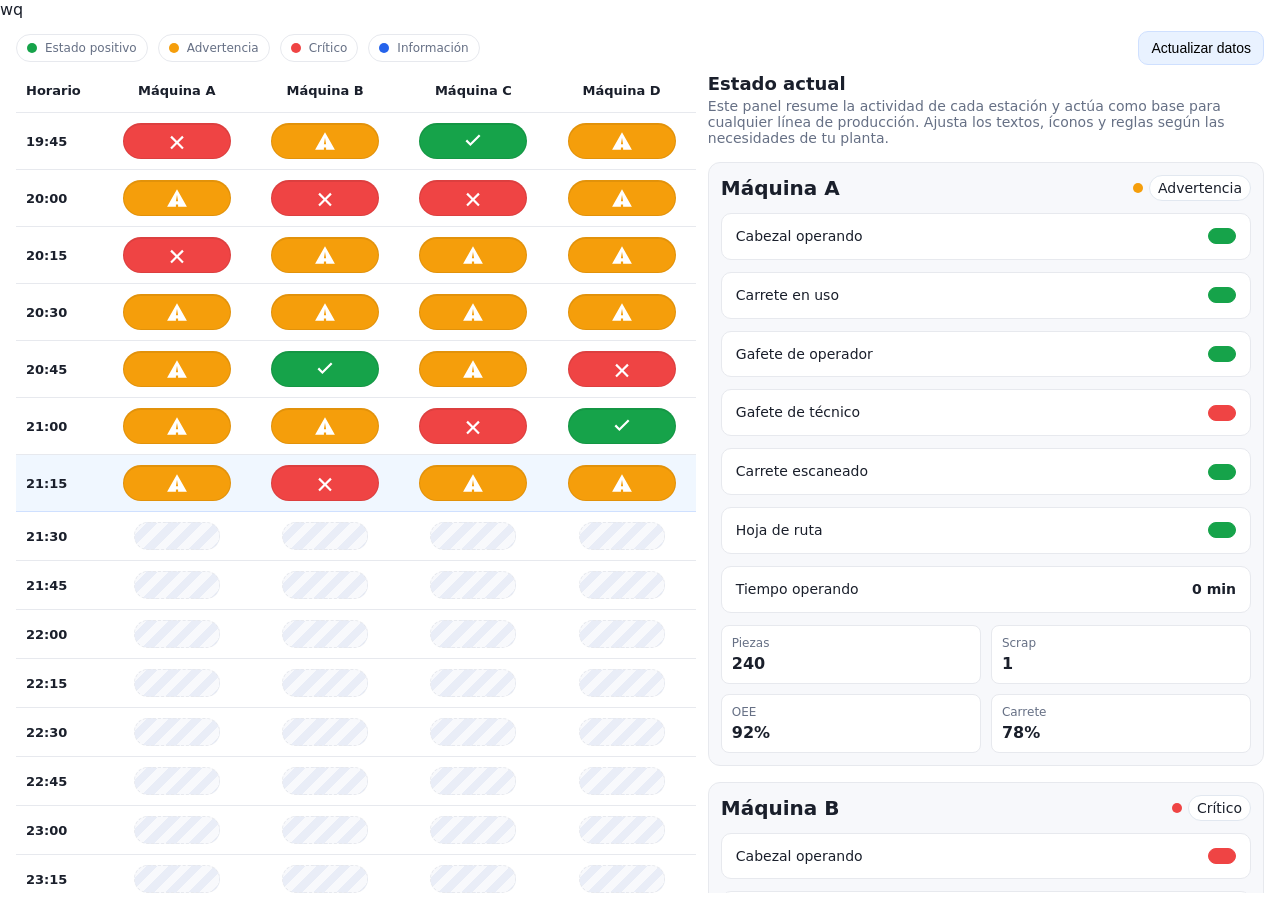
<file: index.html>
wq<!DOCTYPE html>
<html lang="es">
  <head>
    <meta charset="utf-8" />
    <meta name="viewport" content="width=device-width, initial-scale=1" />
    <title>Plantilla de Panel de Producción</title>
    <link rel="stylesheet" href="assets/css/main.css" />
  </head>
  <body>
    <div class="wrap">
      <header class="topbar">
        <div class="legend">
          <span class="pill"><span class="dot ok"></span>Estado positivo</span>
          <span class="pill"><span class="dot warn"></span>Advertencia</span>
          <span class="pill"><span class="dot bad"></span>Crítico</span>
          <span class="pill"><span class="dot info"></span>Información</span>
        </div>
        <button id="btnGenerate" class="btn">Actualizar datos</button>
      </header>

      <main class="grid">
        <section class="timeline-bare" id="timelineBox">
          <table id="timeline">
            <thead>
              <tr>
                <th style="text-align:left">Horario</th>
                <th>Máquina A</th>
                <th>Máquina B</th>
                <th>Máquina C</th>
                <th>Máquina D</th>
              </tr>
            </thead>
            <tbody></tbody>
          </table>
        </section>

        <aside class="right-col" id="rightCol">
          <div>
            <h2>Estado actual</h2>
            <p class="description">
              Este panel resume la actividad de cada estación y actúa como base para cualquier línea de producción. Ajusta los
              textos, íconos y reglas según las necesidades de tu planta.
            </p>
            <div id="machines" class="machines"></div>
          </div>
        </aside>
      </main>
    </div>

    <script type="module" src="assets/js/app.js"></script>
  </body>
</html>
</file>
<file: assets/css/main.css>
:root {
  --bg: #fff;
  --ink: #1a1f2b;
  --muted: #667085;
  --line: #e7e9ee;
  --card: #f7f8fb;
  --ok: #16a34a;
  --warn: #f59e0b;
  --bad: #ef4444;
  --info: #2563eb;
  --radius: 16px;
}

* {
  box-sizing: border-box;
}

html,
body {
  height: 100%;
}

body {
  margin: 0;
  font-family: ui-sans-serif, system-ui, -apple-system, "Segoe UI", Inter, Roboto, Helvetica, Arial;
  color: var(--ink);
  background: var(--bg);
}

.wrap {
  max-width: none;
  margin: 0 auto;
  padding: 12px 16px;
}

.topbar {
  display: flex;
  justify-content: space-between;
  align-items: center;
  gap: 10px;
  margin-bottom: 8px;
}

.legend {
  display: flex;
  gap: 10px;
  align-items: center;
  flex-wrap: wrap;
}

.pill {
  display: inline-flex;
  align-items: center;
  gap: 8px;
  padding: 6px 10px;
  border: 1px solid var(--line);
  border-radius: 999px;
  background: #fff;
  font-size: 12px;
  color: var(--muted);
}

.dot {
  width: 10px;
  height: 10px;
  border-radius: 99px;
}

.dot.ok {
  background: var(--ok);
}

.dot.warn {
  background: var(--warn);
}

.dot.bad {
  background: var(--bad);
}

.dot.info {
  background: var(--info);
}

.btn {
  appearance: none;
  border: 1px solid #cfe0ff;
  background: #e9f2ff;
  border-radius: 10px;
  padding: 8px 12px;
  font-size: 14px;
  cursor: pointer;
}

.grid {
  display: grid;
  grid-template-columns: 55fr 45fr;
  gap: 12px;
  align-items: start;
}

@media (max-width: 1200px) {
  .grid {
    grid-template-columns: 1fr;
  }
}

.timeline-bare {
  height: calc(100vh - 80px);
  overflow: auto;
}

table {
  width: 100%;
  border-collapse: collapse;
}

th,
td {
  border-bottom: 1px solid var(--line);
  padding: 10px;
  text-align: center;
  font-size: 13px;
  vertical-align: middle;
}

thead th {
  position: sticky;
  top: 0;
  background: #fff;
  z-index: 1;
}

td.time {
  font-weight: 600;
  text-align: left;
}

tr.current {
  background: #f0f7ff;
}

tr.current td {
  border-bottom-color: #cfe0ff;
}

.chip {
  display: inline-flex;
  align-items: center;
  justify-content: center;
  width: 108px;
  height: 36px;
  border-radius: 999px;
  border: 1px solid rgba(0, 0, 0, 0.08);
}

.chip.ok {
  background: var(--ok);
}

.chip.warn {
  background: var(--warn);
}

.chip.bad {
  background: var(--bad);
}

.chip.future {
  width: 86px;
  height: 28px;
  border-radius: 999px;
  background: repeating-linear-gradient(135deg, #f8f9fc 0 8px, #e9edf7 8px 16px);
  border: 1px dashed var(--line);
}

.chip .ico {
  display: inline-flex;
}

.chip .ico svg {
  width: 22px;
  height: 22px;
  fill: #fff;
}

.chip.ok,
.chip.warn,
.chip.bad {
  box-shadow: 0 1px 0 rgba(0, 0, 0, 0.08) inset;
}

.right-col {
  display: flex;
  flex-direction: column;
  gap: 12px;
  height: calc(100vh - 80px);
  overflow: auto;
}

.right-col h2 {
  margin: 0 0 4px 0;
  font-size: 18px;
}

.right-col .description {
  margin: 0 0 16px 0;
  color: var(--muted);
  font-size: 14px;
}

.machines {
  display: grid;
  grid-template-columns: 1fr 1fr;
  gap: 16px;
}

.machine {
  background: var(--card);
  border: 1px solid var(--line);
  border-radius: 12px;
  padding: 12px;
  display: flex;
  flex-direction: column;
  gap: 12px;
}

.header {
  display: flex;
  justify-content: space-between;
  align-items: center;
}

.header strong {
  font-size: 20px;
}

.state {
  display: flex;
  gap: 6px;
  align-items: center;
}

.badge {
  font-size: 14px;
  padding: 4px 8px;
  border-radius: 999px;
  border: 1px solid #e2e8f0;
  background: #fff;
}

.rows {
  display: grid;
  grid-template-columns: 1fr 1fr;
  gap: 12px;
}

.row {
  background: #fff;
  border: 1px solid var(--line);
  border-radius: 10px;
  padding: 14px;
  font-size: 14px;
  line-height: 1.2;
  display: flex;
  align-items: center;
  justify-content: space-between;
  gap: 12px;
}

.oval {
  width: 28px;
  height: 16px;
  border-radius: 999px;
  border: 1px solid var(--line);
}

.oval.ok {
  background: var(--ok);
  border-color: var(--ok);
}

.oval.bad {
  background: var(--bad);
  border-color: var(--bad);
}

.kpis {
  display: grid;
  grid-template-columns: 1fr 1fr;
  gap: 10px;
}

.k {
  background: #fff;
  border: 1px solid var(--line);
  border-radius: 8px;
  padding: 10px;
}

.k .label {
  font-size: 12px;
  color: var(--muted);
}

.k .val {
  font-weight: 600;
  margin-top: 4px;
}

@media (max-width: 1400px) {
  .machines {
    grid-template-columns: 1fr;
  }

  .rows {
    grid-template-columns: 1fr;
  }
}
</file>
